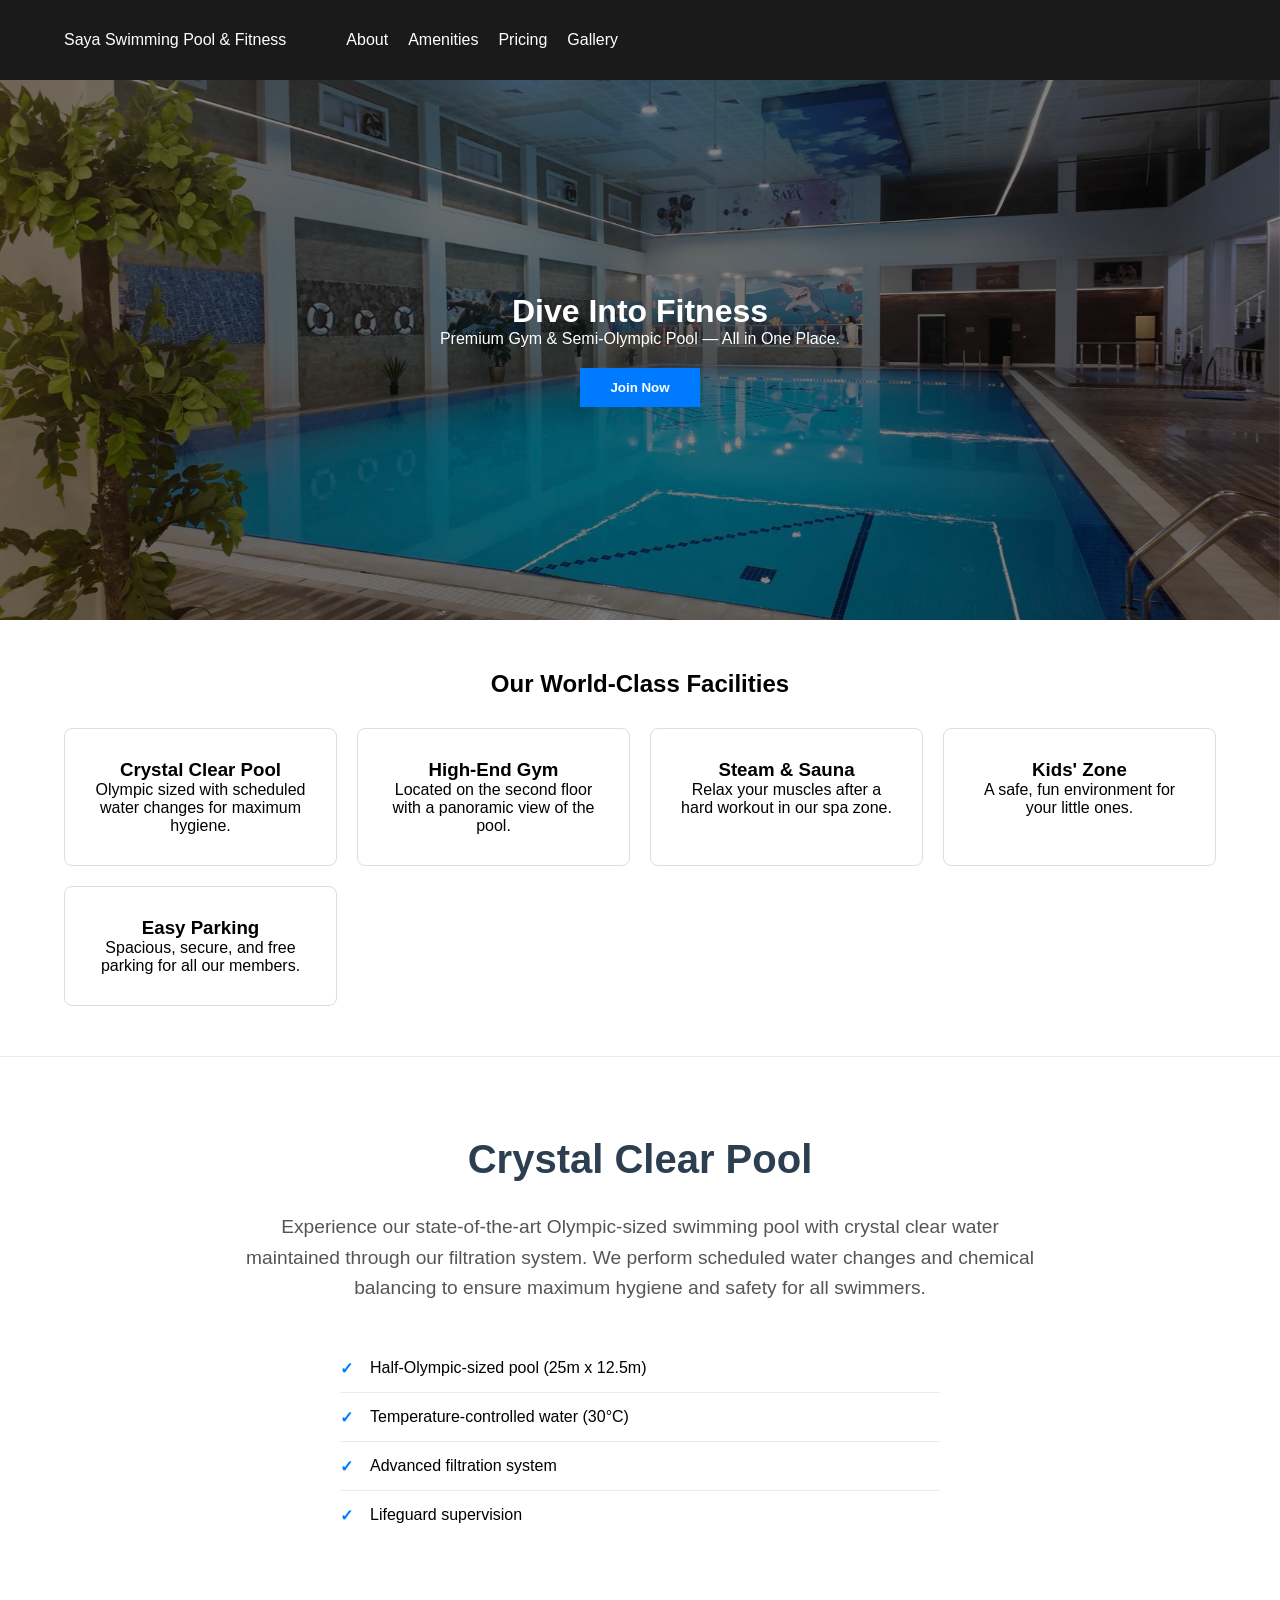
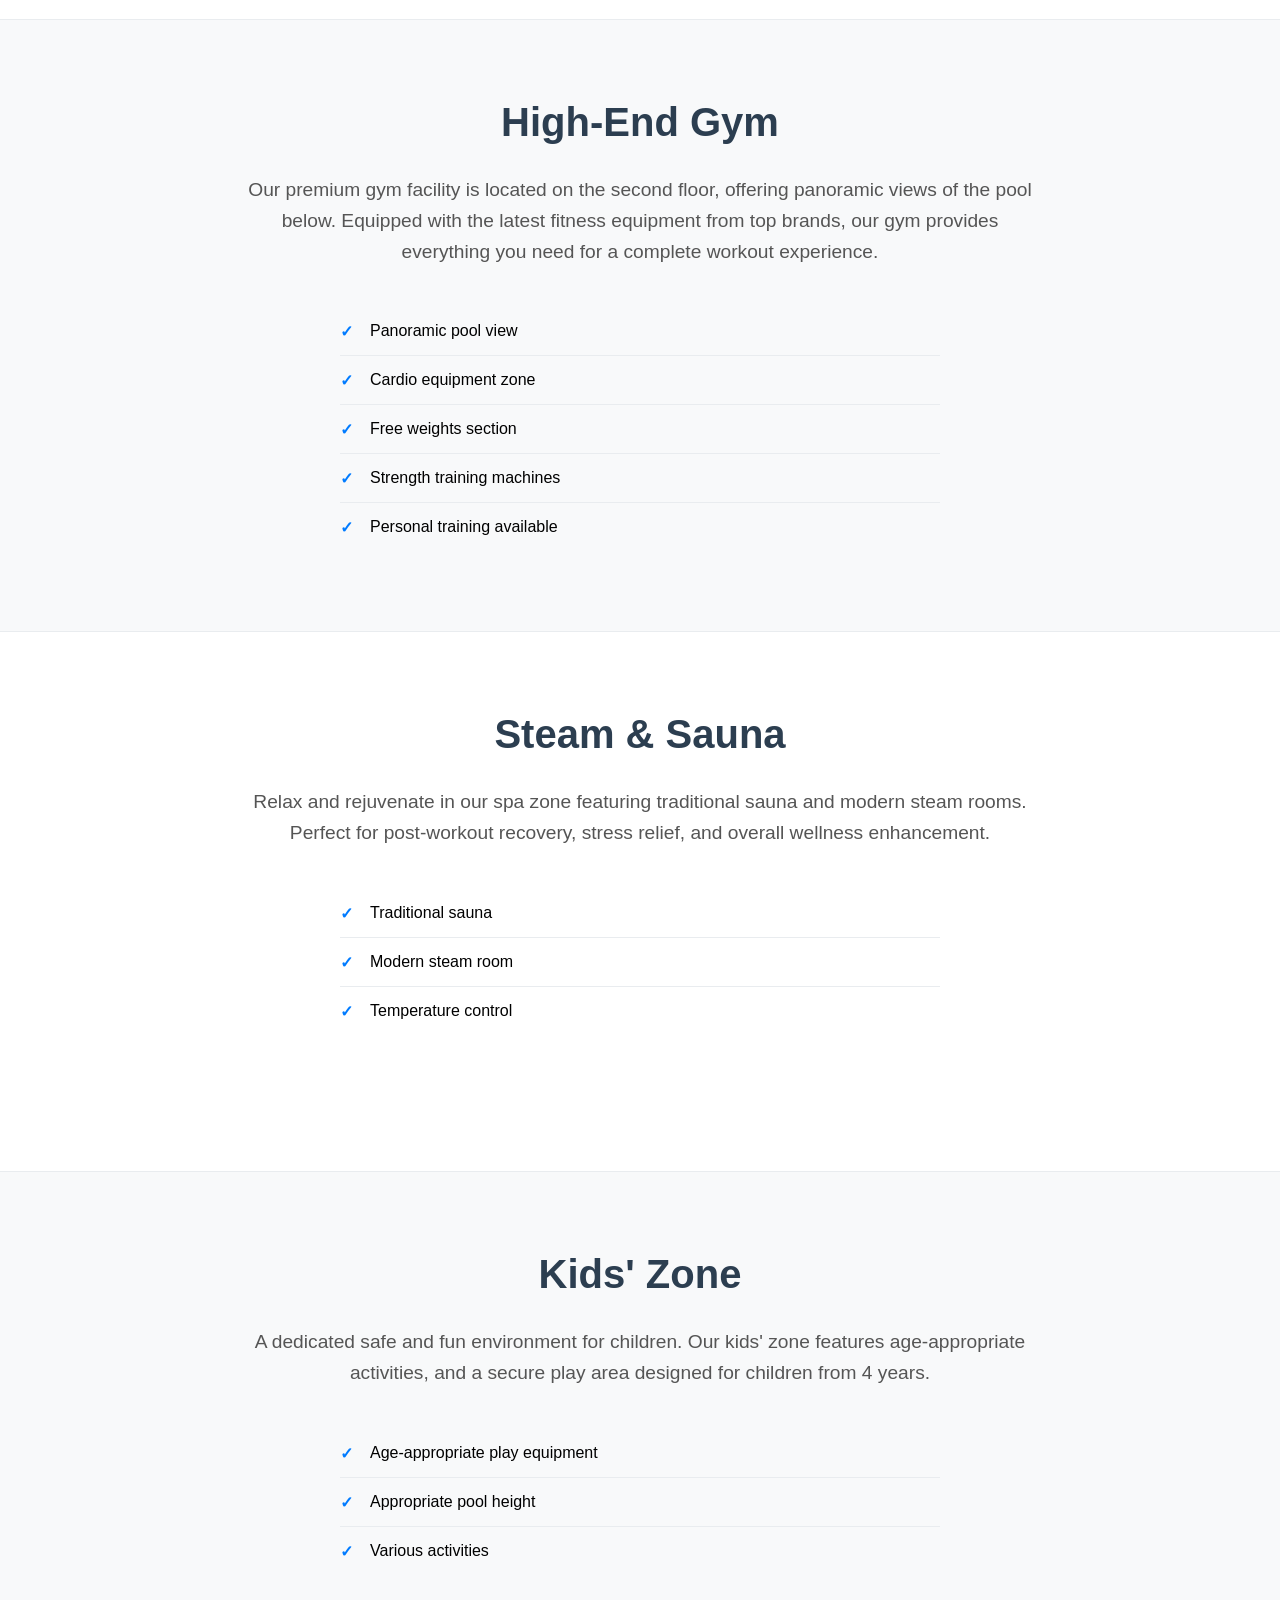
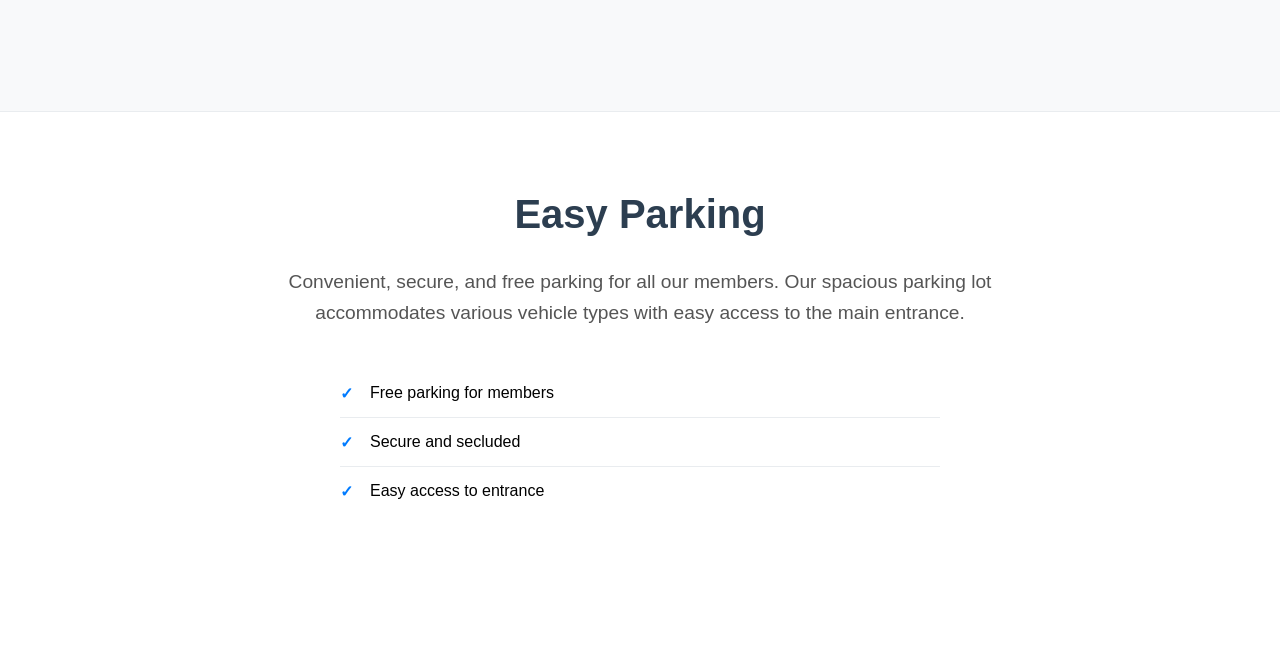
<file: index.html>
<!DOCTYPE html>
<html lang="en">
<head>
    <meta charset="UTF-8">
    <meta name="viewport" content="width=device-width, initial-scale=1.0">
    <title>Saya Swimming</title>
    <link rel="stylesheet" href="styles.css">
</head>
<body>

    <nav>
        <div class="logo">Saya Swimming Pool & Fitness</div>
        <button class="menu-toggle" aria-label="Toggle menu">☰</button>
        <ul>
            <li><a href="#about">About</a></li>
            <li><a href="#amenities">Amenities</a></li>
            <li><a href="#pricing">Pricing</a></li>
            <li><a href="#gallery">Gallery</a></li>
        </ul>
    </nav>

    <header class="hero">
        <h1>Dive Into Fitness</h1>
        <p>Premium Gym & Semi-Olympic Pool — All in One Place.</p>
        <button class="cta-btn">Join Now</button>
    </header>

    <section id="amenities">
        <h2>Our World-Class Facilities</h2>
        <div class="grid-container">
            <div class="card" id="pool-section">
                <h3>Crystal Clear Pool</h3>
                <p>Olympic sized with scheduled water changes for maximum hygiene.</p>
            </div>
            <div class="card" id="gym-section">
                <h3>High-End Gym</h3>
                <p>Located on the second floor with a panoramic view of the pool.</p>
            </div>
            <div class="card" id="spa-section">
                <h3>Steam & Sauna</h3>
                <p>Relax your muscles after a hard workout in our spa zone.</p>
            </div>
            <div class="card" id="kids-section">
                <h3>Kids' Zone</h3>
                <p>A safe, fun environment for your little ones.</p>
            </div>
            <div class="card" id="parking-section">
                <h3>Easy Parking</h3>
                <p>Spacious, secure, and free parking for all our members.</p>
            </div>
        </div>
    </section>

    <!-- Detailed sections for each amenity -->
    <section class="amenity-detail" id="pool-detail">
        <div class="detail-content">
            <h2>Crystal Clear Pool</h2>
            <p>Experience our state-of-the-art Olympic-sized swimming pool with crystal clear water maintained through our filtration system. We perform scheduled water changes and chemical balancing to ensure maximum hygiene and safety for all swimmers.</p>
            <div class="detail-features">
                <ul>
                    <li>Half-Olympic-sized pool (25m x 12.5m)</li>
                    <li>Temperature-controlled water (30°C)</li>
                    <li>Advanced filtration system</li>
                    <li>Lifeguard supervision</li>
                </ul>
            </div>
        </div>
    </section>

    <section class="amenity-detail" id="gym-detail">
        <div class="detail-content">
            <h2>High-End Gym</h2>
            <p>Our premium gym facility is located on the second floor, offering panoramic views of the pool below. Equipped with the latest fitness equipment from top brands, our gym provides everything you need for a complete workout experience.</p>
            <div class="detail-features">
                <ul>
                    <li>Panoramic pool view</li>
                    <li>Cardio equipment zone</li>
                    <li>Free weights section</li>
                    <li>Strength training machines</li>
                    <li>Personal training available</li>
                </ul>
            </div>
        </div>
    </section>

    <section class="amenity-detail" id="spa-detail">
        <div class="detail-content">
            <h2>Steam & Sauna</h2>
            <p>Relax and rejuvenate in our spa zone featuring traditional sauna and modern steam rooms. Perfect for post-workout recovery, stress relief, and overall wellness enhancement.</p>
            <div class="detail-features">
                <ul>
                    <li>Traditional sauna</li>
                    <li>Modern steam room</li>
                    <li>Temperature control</li>
                </ul>
            </div>
        </div>
    </section>

    <section class="amenity-detail" id="kids-detail">
        <div class="detail-content">
            <h2>Kids' Zone</h2>
            <p>A dedicated safe and fun environment for children. Our kids' zone features age-appropriate activities, and a secure play area designed for children from 4 years.</p>
            <div class="detail-features">
                <ul>
                    <li>Age-appropriate play equipment</li>
                    <li>Appropriate pool height</li>
                    <li>Various activities</li>
                </ul>
            </div>
        </div>
    </section>

    <section class="amenity-detail" id="parking-detail">
        <div class="detail-content">
            <h2>Easy Parking</h2>
            <p>Convenient, secure, and free parking for all our members. Our spacious parking lot accommodates various vehicle types with easy access to the main entrance.</p>
            <div class="detail-features">
                <ul>
                    <li>Free parking for members</li>
                    <li>Secure and secluded</li>
                    <li>Easy access to entrance</li>
                </ul>
            </div>
        </div>
    </section>

    <script src="script.js"></script>
</body>
</html>
</file>
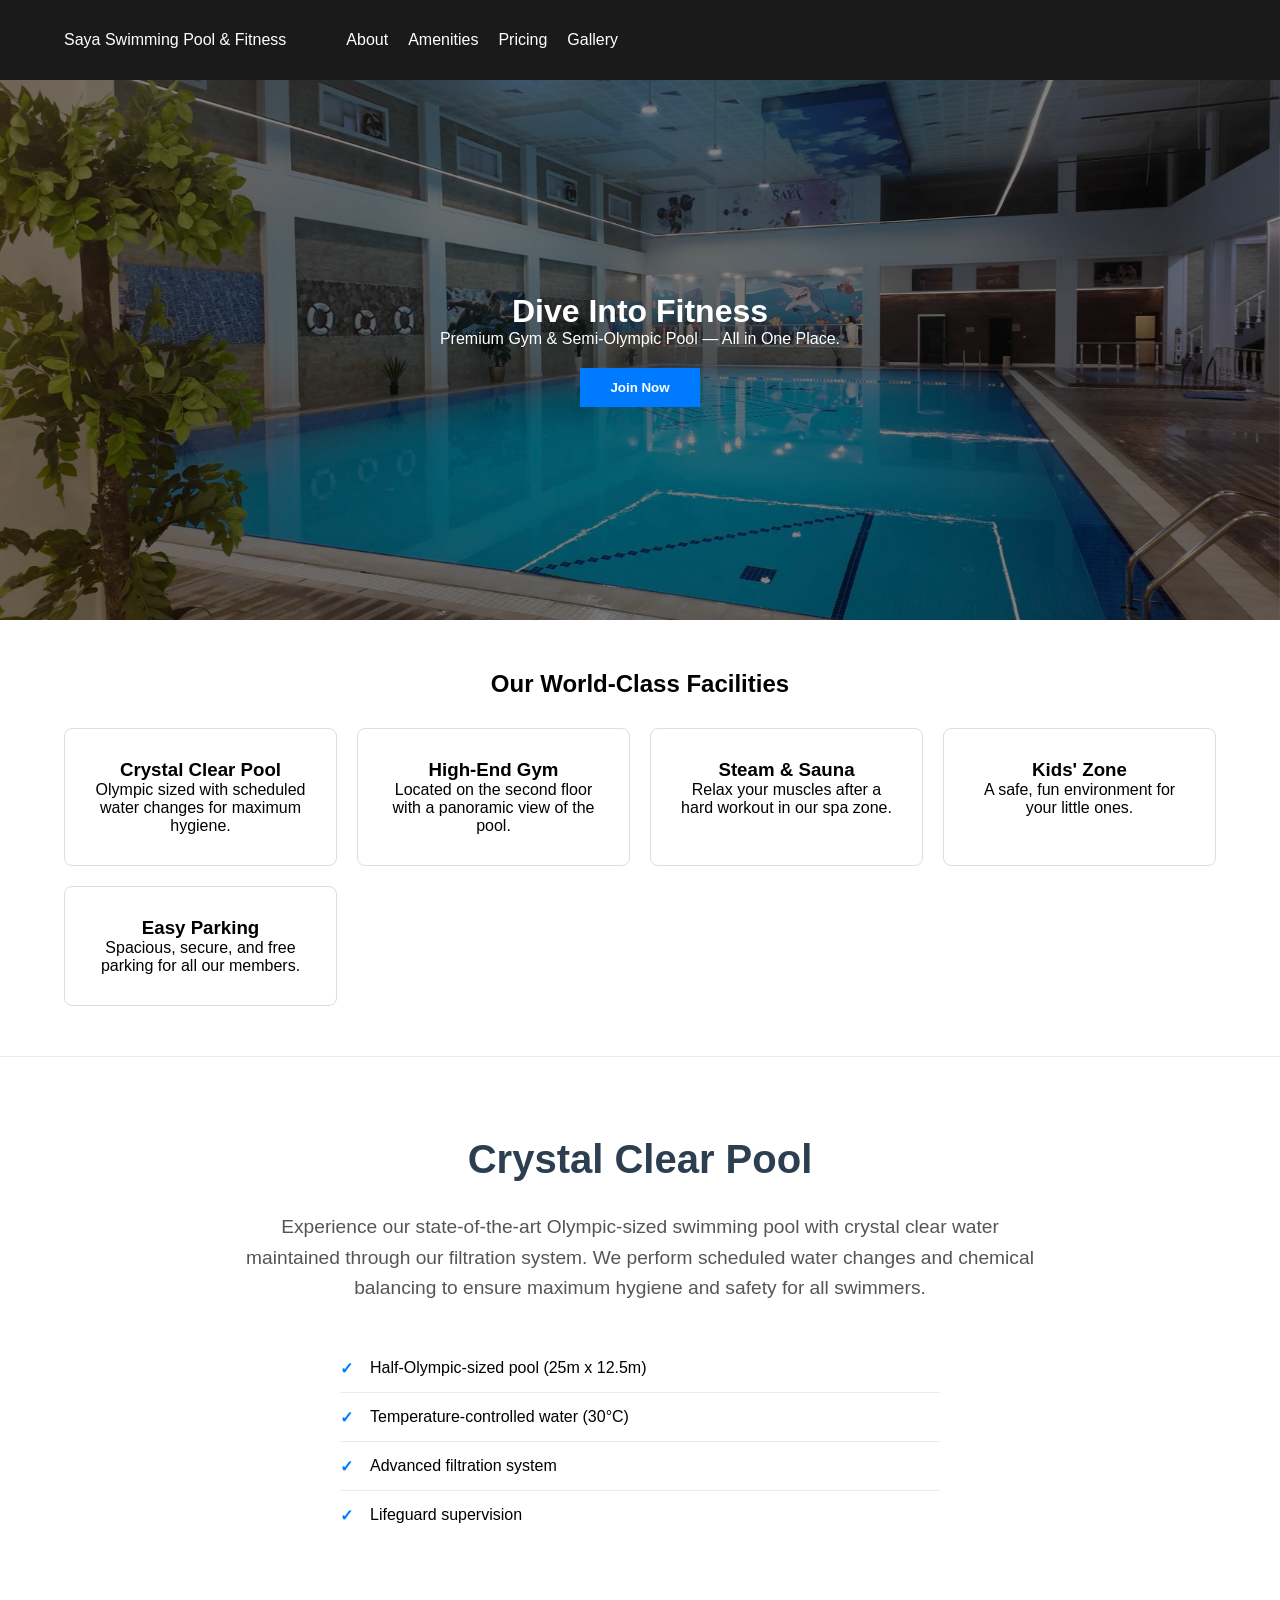
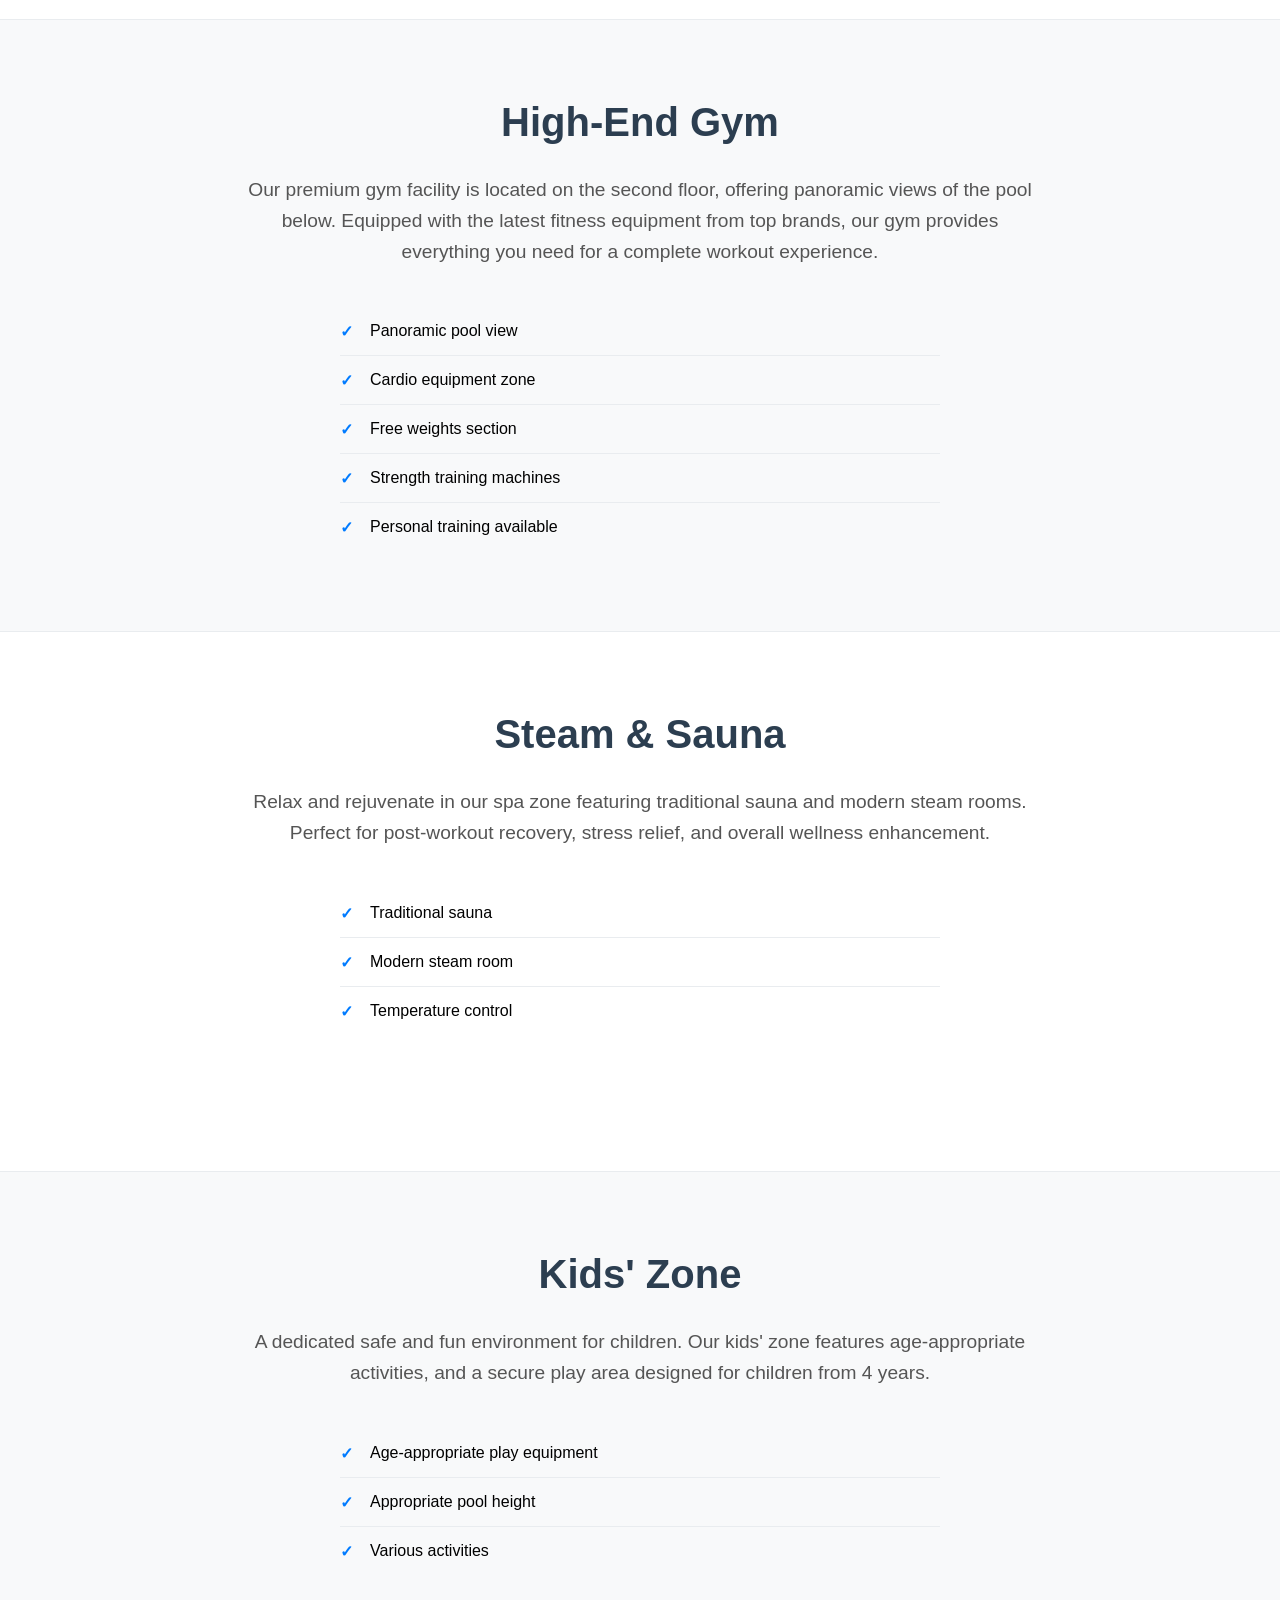
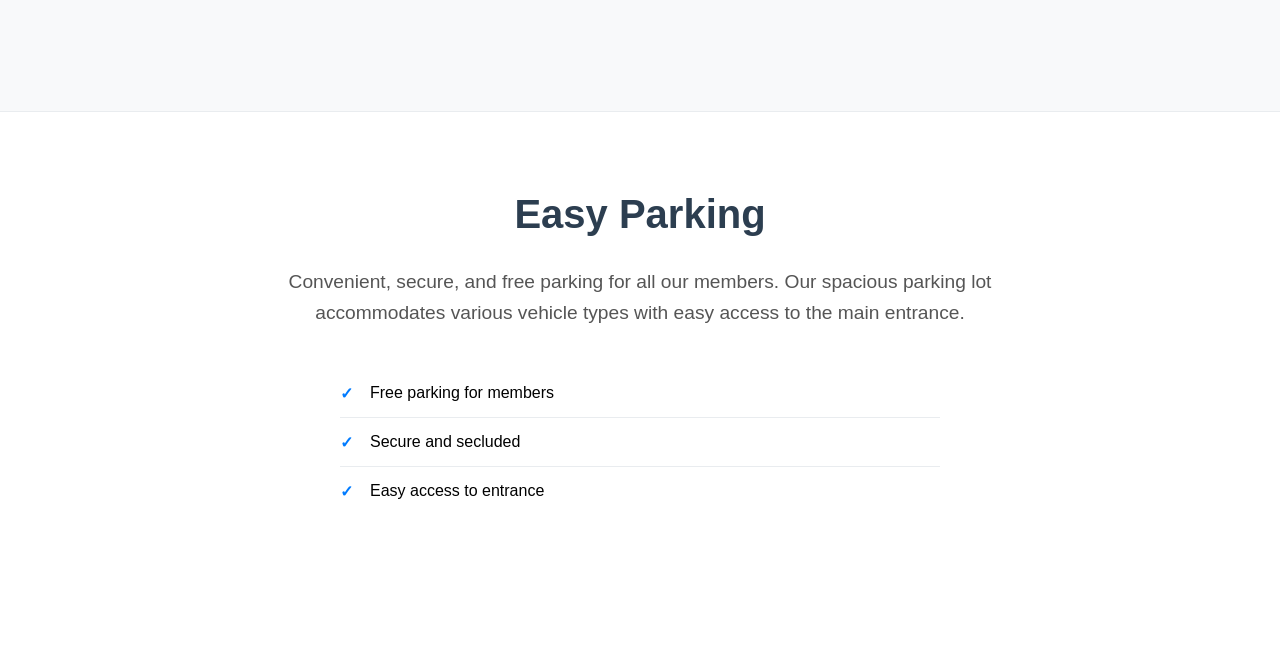
<file: Homepage.html>
<!DOCTYPE html>
<html lang="en">
<head>
    <meta charset="UTF-8">
    <meta name="viewport" content="width=device-width, initial-scale=1.0">
    <title>Saya Swimming Pool & Fitness</title>
    <link rel="stylesheet" href="styles.css">
</head>
<body>

    <nav>
        <div class="logo">Saya Swimming Pool & Fitness</div>
        <ul>
            <li><a href="#about">About</a></li>
            <li><a href="#amenities">Amenities</a></li>
            <li><a href="#pricing">Pricing</a></li>
            <li><a href="#gallery">Gallery</a></li>
        </ul>
    </nav>

    <header class="hero">
        <h1>Dive Into Fitness</h1>
        <p>Premium Gym & Semi-Olympic Pool — All in One Place.</p>
        <button class="cta-btn">Join Now</button>
    </header>

    <section id="amenities">
        <h2>Our World-Class Facilities</h2>
        <div class="grid-container">
            <div class="card" id="pool-section">
                <h3>Crystal Clear Pool</h3>
                <p>Olympic sized with scheduled water changes for maximum hygiene.</p>
            </div>
            <div class="card" id="gym-section">
                <h3>High-End Gym</h3>
                <p>Located on the second floor with a panoramic view of the pool.</p>
            </div>
            <div class="card" id="spa-section">
                <h3>Steam & Sauna</h3>
                <p>Relax your muscles after a hard workout in our spa zone.</p>
            </div>
            <div class="card" id="kids-section">
                <h3>Kids' Zone</h3>
                <p>A safe, fun environment for your little ones.</p>
            </div>
            <div class="card" id="parking-section">
                <h3>Easy Parking</h3>
                <p>Spacious, secure, and free parking for all our members.</p>
            </div>
        </div>
    </section>

    <!-- Detailed sections for each amenity -->
    <section class="amenity-detail" id="pool-detail">
        <div class="detail-content">
            <h2>Crystal Clear Pool</h2>
            <p>Experience our state-of-the-art Olympic-sized swimming pool with crystal clear water maintained through our filtration system. We perform scheduled water changes and chemical balancing to ensure maximum hygiene and safety for all swimmers.</p>
            <div class="detail-features">
                <ul>
                    <li>Half-Olympic-sized pool (25m x 12.5m)</li>
                    <li>Temperature-controlled water (30°C)</li>
                    <li>Advanced filtration system</li>
                    <li>Lifeguard supervision</li>
                </ul>
            </div>
        </div>
    </section>

    <section class="amenity-detail" id="gym-detail">
        <div class="detail-content">
            <h2>High-End Gym</h2>
            <p>Our premium gym facility is located on the second floor, offering panoramic views of the pool below. Equipped with the latest fitness equipment from top brands, our gym provides everything you need for a complete workout experience.</p>
            <div class="detail-features">
                <ul>
                    <li>Panoramic pool view</li>
                    <li>Cardio equipment zone</li>
                    <li>Free weights section</li>
                    <li>Strength training machines</li>
                    <li>Personal training available</li>
                </ul>
            </div>
        </div>
    </section>

    <section class="amenity-detail" id="spa-detail">
        <div class="detail-content">
            <h2>Steam & Sauna</h2>
            <p>Relax and rejuvenate in our spa zone featuring traditional sauna and modern steam rooms. Perfect for post-workout recovery, stress relief, and overall wellness enhancement.</p>
            <div class="detail-features">
                <ul>
                    <li>Traditional sauna</li>
                    <li>Modern steam room</li>
                    <li>Temperature control</li>
                </ul>
            </div>
        </div>
    </section>

    <section class="amenity-detail" id="kids-detail">
        <div class="detail-content">
            <h2>Kids' Zone</h2>
            <p>A dedicated safe and fun environment for children. Our kids' zone features age-appropriate activities, and a secure play area designed for children from 4 years.</p>
            <div class="detail-features">
                <ul>
                    <li>Age-appropriate play equipment</li>
                    <li>Appropriate pool height</li>
                    <li>Various activities</li>
                </ul>
            </div>
        </div>
    </section>

    <section class="amenity-detail" id="parking-detail">
        <div class="detail-content">
            <h2>Easy Parking</h2>
            <p>Convenient, secure, and free parking for all our members. Our spacious parking lot accommodates various vehicle types with easy access to the main entrance.</p>
            <div class="detail-features">
                <ul>
                    <li>Free parking for members</li>
                    <li>Secure and secluded</li>
                    <li>Easy access to entrance</li>
                </ul>
            </div>
        </div>
    </section>

    <script src="script.js"></script>
</body>
</html>
</file>
<file: styles.css>
/* Basic Reset */
* {
    margin: 0;
    padding: 0;
    box-sizing: border-box;
    font-family: 'Segoe UI', sans-serif;
}

/* Navigation */
nav {
    display: flex;
    justify-content: flex-start; /* Logo left, nav next to it */
    padding: 30px 5%;
    background: #1a1a1a;
    color: white;
    position: sticky;
    top: 0;
    z-index: 100;
    height: 80px;
    align-items: center;
}

nav .logo {
    flex-shrink: 0;
}

nav ul {
    display: flex;
    list-style: none;
    margin-left: 40px; /* Space between logo and nav */
}

nav ul li {
    margin-left: 20px;
}

nav a {
    color: white;
    text-decoration: none;
    font-weight: 500;
    transition: color 0.3s;
}

nav a:hover {
    color: #007bff;
}

/* Menu toggle button */
.menu-toggle {
    display: none; /* Hidden on desktop */
    background: none;
    border: none;
    color: white;
    font-size: 24px;
    cursor: pointer;
    margin-left: auto; /* Push to right on mobile */
}

/* Hero Section */
.hero {
    height: 60vh;
    background: linear-gradient(rgba(0,0,0,0.5), rgba(0,0,0,0.5)), url('fitness-images/Screenshot 2026-05-08 at 12.25.58.jpg') center/cover;
    color: white;
    display: flex;
    flex-direction: column;
    justify-content: center;
    align-items: center;
    text-align: center;
}

.cta-btn {
    margin-top: 20px;
    padding: 12px 30px;
    background: #007bff;
    color: white;
    border: none;
    cursor: pointer;
    font-weight: bold;
}

/* Amenities Grid */
#amenities {
    padding: 50px 5%;
    text-align: center;
}

.grid-container {
    display: grid;
    grid-template-columns: repeat(auto-fit, minmax(250px, 1fr));
    gap: 20px;
    margin-top: 30px;
}

.card {
    padding: 30px;
    border: 1px solid #ddd;
    border-radius: 8px;
    transition: transform 0.3s, box-shadow 0.3s;
    cursor: pointer; /* Makes cards appear clickable */
}

.card:hover {
    transform: translateY(-5px);
    box-shadow: 0 10px 20px rgba(0,0,0,0.1);
}

/* Amenity Detail Sections */
.amenity-detail {
    min-height: 60vh;
    padding: 80px 5%;
    background: #f8f9fa;
    border-top: 1px solid #e9ecef;
}

.amenity-detail:nth-child(even) {
    background: #ffffff;
}

.detail-content {
    max-width: 1200px;
    margin: 0 auto;
    text-align: center;
}

.detail-content h2 {
    color: #2c3e50;
    margin-bottom: 30px;
    font-size: 2.5em;
}

.detail-content p {
    font-size: 1.2em;
    line-height: 1.6;
    color: #555;
    margin-bottom: 40px;
    max-width: 800px;
    margin-left: auto;
    margin-right: auto;
}

.detail-features {
    text-align: left;
    max-width: 600px;
    margin: 0 auto;
}

.detail-features ul {
    list-style: none;
    padding: 0;
}

.detail-features li {
    padding: 15px 0;
    border-bottom: 1px solid #e9ecef;
    position: relative;
    padding-left: 30px;
}

.detail-features li:before {
    content: "✓";
    color: #007bff;
    font-weight: bold;
    position: absolute;
    left: 0;
}

.detail-features li:last-child {
    border-bottom: none;
}

/* Responsive Design */
@media (max-width: 768px) {
    nav {
        flex-direction: column;
        align-items: flex-start;
        height: auto;
        padding: 20px 5%;
    }

    nav ul {
        display: none; /* Hidden by default on mobile */
        flex-direction: column;
        margin-left: 0; /* Remove desktop spacing so menu aligns to left */
        margin-top: 15px;
        position: absolute;
        top: 100%;
        left: 0;
        right: 0;
        width: 100%;
        background: #1a1a1a;
        padding: 20px 5%;
        box-shadow: 0 4px 6px rgba(0,0,0,0.1);
    }

    nav ul.open {
        display: flex; /* Show when open */
    }

    nav ul li {
        margin: 10px 0;
    }

    .menu-toggle {
        display: block; /* Show hamburger on mobile */
        margin-left: 0;
    }

    .detail-content h2 {
        font-size: 2em;
    }

    .grid-container {
        grid-template-columns: 1fr;
    }
}
</file>
